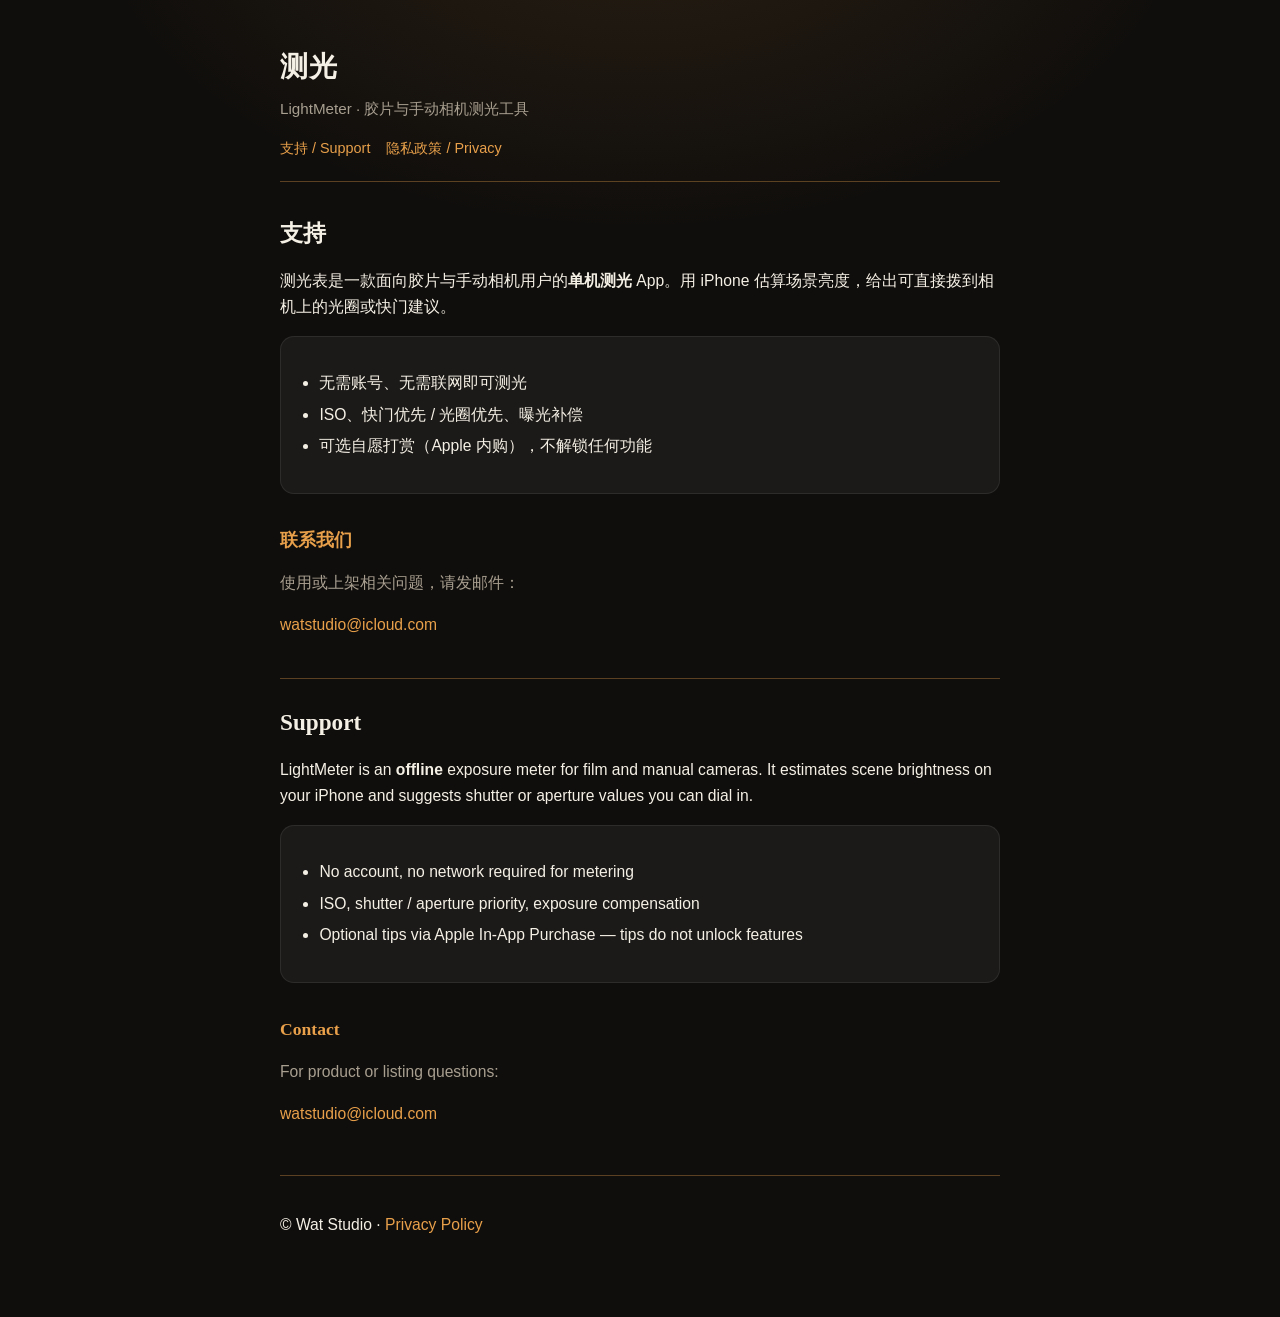
<file: docs/index.html>
<!DOCTYPE html>
<html lang="zh-Hans">
<head>
  <meta charset="utf-8" />
  <meta name="viewport" content="width=device-width, initial-scale=1" />
  <title>测光表 · Support</title>
  <meta name="description" content="Support page for LightMeter / 测光表 — offline light meter for film cameras." />
  <link rel="stylesheet" href="styles.css" />
</head>
<body>
  <div class="wrap">
    <header>
      <p class="brand">测光</p>
      <p class="tag">LightMeter · 胶片与手动相机测光工具</p>
      <nav>
        <a href="index.html">支持 / Support</a>
        <a href="privacy.html">隐私政策 / Privacy</a>
      </nav>
    </header>

    <section>
      <h1>支持</h1>
      <p>测光表是一款面向胶片与手动相机用户的<strong>单机测光</strong> App。用 iPhone 估算场景亮度，给出可直接拨到相机上的光圈或快门建议。</p>
      <div class="card">
        <ul>
          <li>无需账号、无需联网即可测光</li>
          <li>ISO、快门优先 / 光圈优先、曝光补偿</li>
          <li>可选自愿打赏（Apple 内购），不解锁任何功能</li>
        </ul>
      </div>
      <h2>联系我们</h2>
      <p class="muted">使用或上架相关问题，请发邮件：</p>
      <p><a href="mailto:watstudio@icloud.com">watstudio@icloud.com</a></p>
    </section>

    <section class="lang" lang="en">
      <h1>Support</h1>
      <p>LightMeter is an <strong>offline</strong> exposure meter for film and manual cameras. It estimates scene brightness on your iPhone and suggests shutter or aperture values you can dial in.</p>
      <div class="card">
        <ul>
          <li>No account, no network required for metering</li>
          <li>ISO, shutter / aperture priority, exposure compensation</li>
          <li>Optional tips via Apple In-App Purchase — tips do not unlock features</li>
        </ul>
      </div>
      <h2>Contact</h2>
      <p class="muted">For product or listing questions:</p>
      <p><a href="mailto:watstudio@icloud.com">watstudio@icloud.com</a></p>
    </section>

    <footer>
      <p>© Wat Studio · <a href="privacy.html">Privacy Policy</a></p>
    </footer>
  </div>
</body>
</html>
</file>
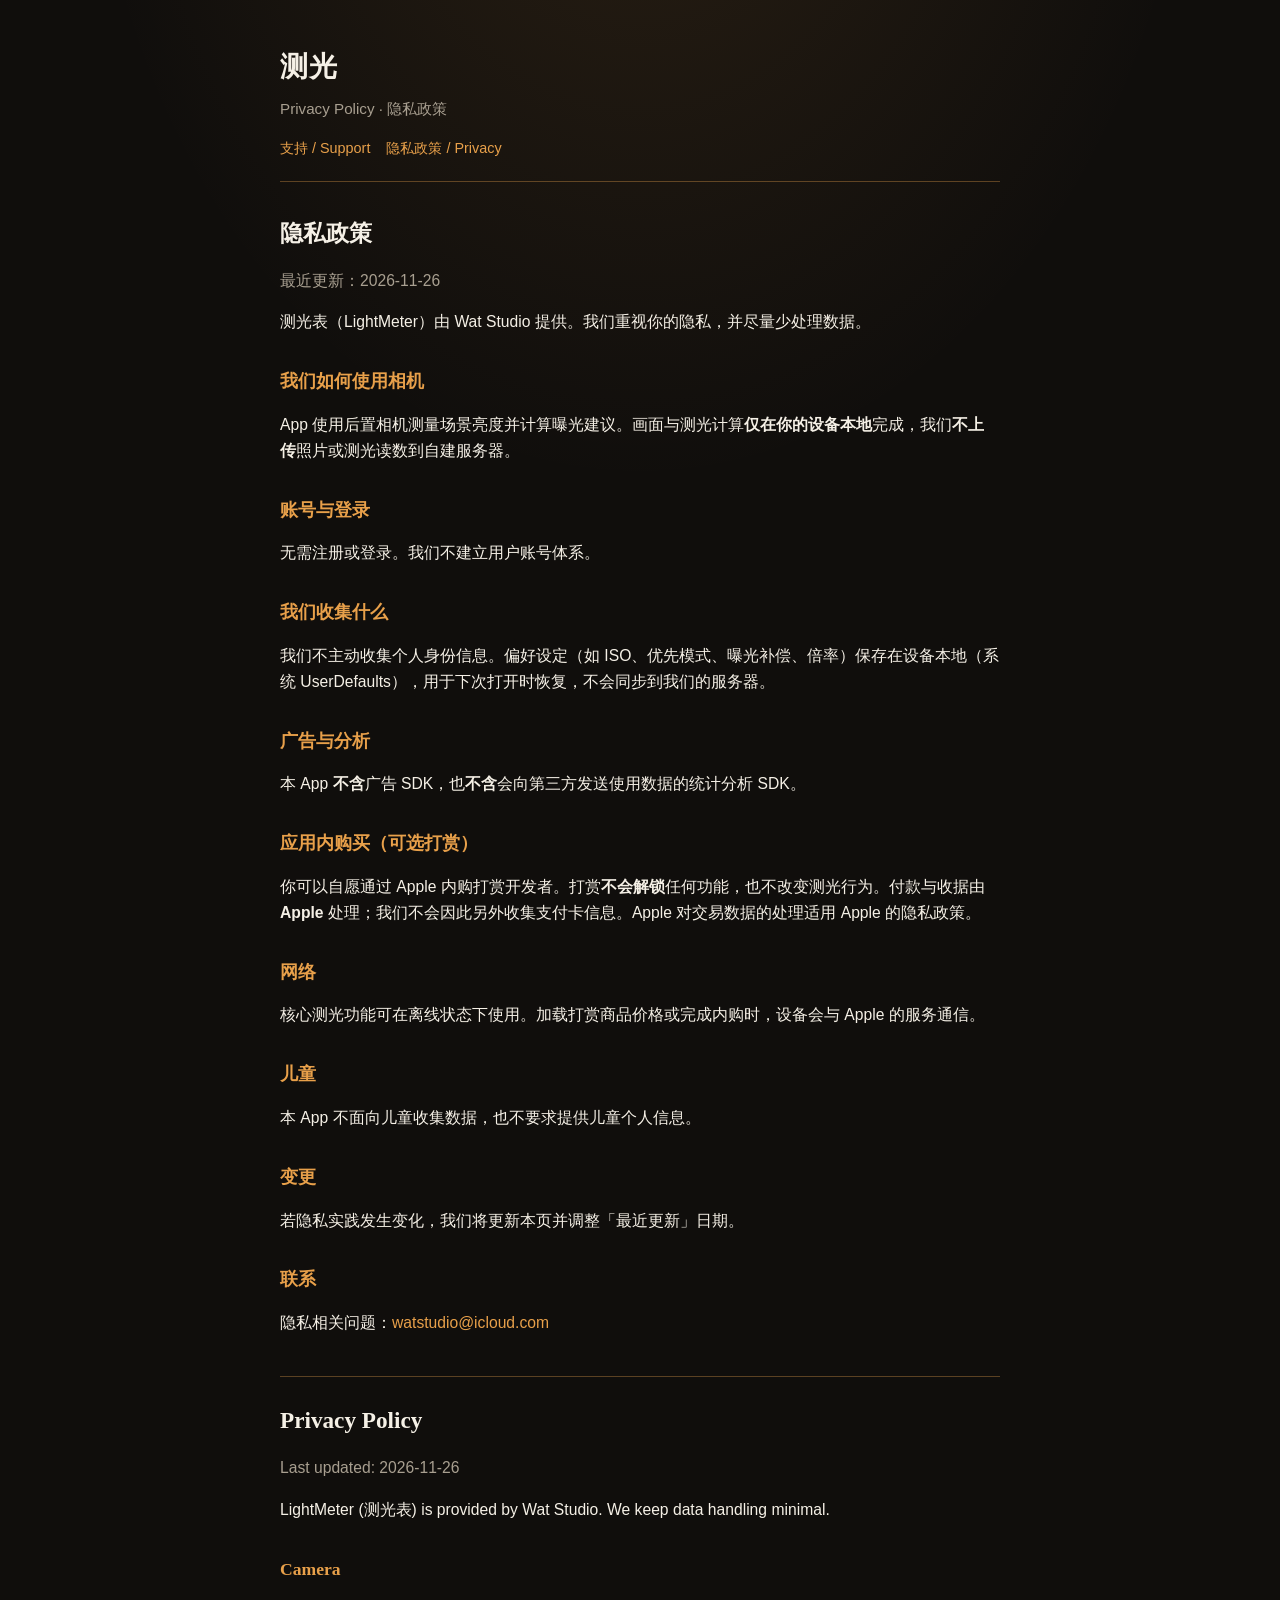
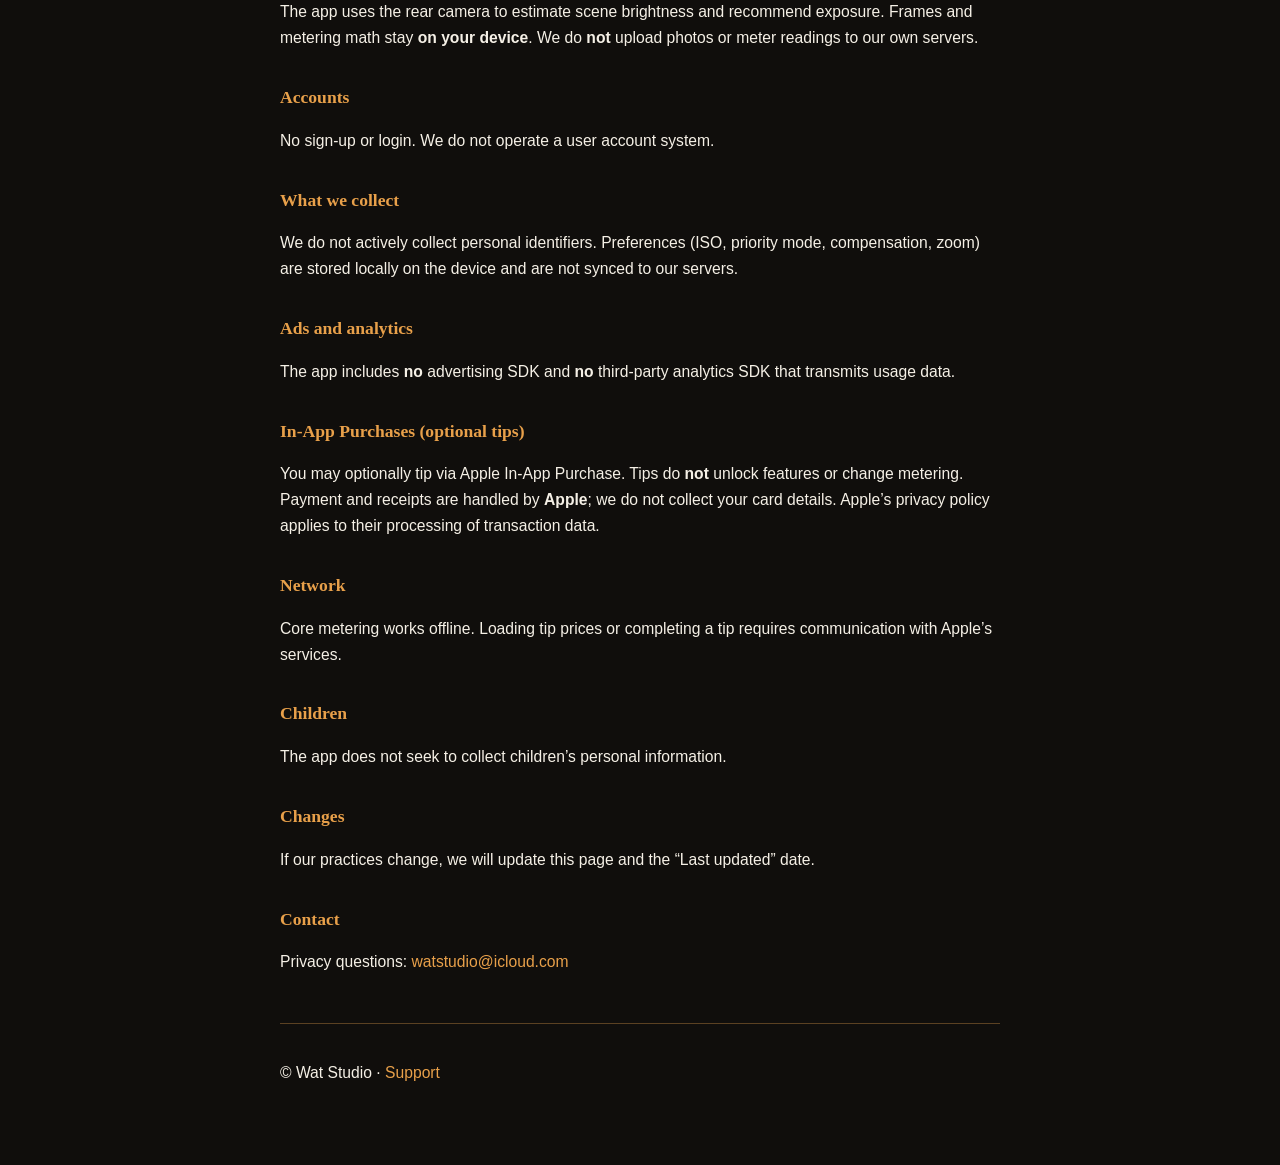
<file: docs/privacy.html>
<!DOCTYPE html>
<html lang="zh-Hans">
<head>
  <meta charset="utf-8" />
  <meta name="viewport" content="width=device-width, initial-scale=1" />
  <title>测光表 · 隐私政策</title>
  <meta name="description" content="Privacy policy for LightMeter / 测光表." />
  <link rel="stylesheet" href="styles.css" />
</head>
<body>
  <div class="wrap">
    <header>
      <p class="brand">测光</p>
      <p class="tag">Privacy Policy · 隐私政策</p>
      <nav>
        <a href="index.html">支持 / Support</a>
        <a href="privacy.html">隐私政策 / Privacy</a>
      </nav>
    </header>

    <section>
      <h1>隐私政策</h1>
      <p class="muted">最近更新：2026-11-26</p>
      <p>测光表（LightMeter）由 Wat Studio 提供。我们重视你的隐私，并尽量少处理数据。</p>

      <h2>我们如何使用相机</h2>
      <p>App 使用后置相机测量场景亮度并计算曝光建议。画面与测光计算<strong>仅在你的设备本地</strong>完成，我们<strong>不上传</strong>照片或测光读数到自建服务器。</p>

      <h2>账号与登录</h2>
      <p>无需注册或登录。我们不建立用户账号体系。</p>

      <h2>我们收集什么</h2>
      <p>我们不主动收集个人身份信息。偏好设定（如 ISO、优先模式、曝光补偿、倍率）保存在设备本地（系统 UserDefaults），用于下次打开时恢复，不会同步到我们的服务器。</p>

      <h2>广告与分析</h2>
      <p>本 App <strong>不含</strong>广告 SDK，也<strong>不含</strong>会向第三方发送使用数据的统计分析 SDK。</p>

      <h2>应用内购买（可选打赏）</h2>
      <p>你可以自愿通过 Apple 内购打赏开发者。打赏<strong>不会解锁</strong>任何功能，也不改变测光行为。付款与收据由 <strong>Apple</strong> 处理；我们不会因此另外收集支付卡信息。Apple 对交易数据的处理适用 Apple 的隐私政策。</p>

      <h2>网络</h2>
      <p>核心测光功能可在离线状态下使用。加载打赏商品价格或完成内购时，设备会与 Apple 的服务通信。</p>

      <h2>儿童</h2>
      <p>本 App 不面向儿童收集数据，也不要求提供儿童个人信息。</p>

      <h2>变更</h2>
      <p>若隐私实践发生变化，我们将更新本页并调整「最近更新」日期。</p>

      <h2>联系</h2>
      <p>隐私相关问题：<a href="mailto:watstudio@icloud.com">watstudio@icloud.com</a></p>
    </section>

    <section class="lang" lang="en">
      <h1>Privacy Policy</h1>
      <p class="muted">Last updated: 2026-11-26</p>
      <p>LightMeter (测光表) is provided by Wat Studio. We keep data handling minimal.</p>

      <h2>Camera</h2>
      <p>The app uses the rear camera to estimate scene brightness and recommend exposure. Frames and metering math stay <strong>on your device</strong>. We do <strong>not</strong> upload photos or meter readings to our own servers.</p>

      <h2>Accounts</h2>
      <p>No sign-up or login. We do not operate a user account system.</p>

      <h2>What we collect</h2>
      <p>We do not actively collect personal identifiers. Preferences (ISO, priority mode, compensation, zoom) are stored locally on the device and are not synced to our servers.</p>

      <h2>Ads and analytics</h2>
      <p>The app includes <strong>no</strong> advertising SDK and <strong>no</strong> third-party analytics SDK that transmits usage data.</p>

      <h2>In-App Purchases (optional tips)</h2>
      <p>You may optionally tip via Apple In-App Purchase. Tips do <strong>not</strong> unlock features or change metering. Payment and receipts are handled by <strong>Apple</strong>; we do not collect your card details. Apple’s privacy policy applies to their processing of transaction data.</p>

      <h2>Network</h2>
      <p>Core metering works offline. Loading tip prices or completing a tip requires communication with Apple’s services.</p>

      <h2>Children</h2>
      <p>The app does not seek to collect children’s personal information.</p>

      <h2>Changes</h2>
      <p>If our practices change, we will update this page and the “Last updated” date.</p>

      <h2>Contact</h2>
      <p>Privacy questions: <a href="mailto:watstudio@icloud.com">watstudio@icloud.com</a></p>
    </section>

    <footer>
      <p>© Wat Studio · <a href="index.html">Support</a></p>
    </footer>
  </div>
</body>
</html>
</file>
<file: docs/styles.css>
:root {
  --bg: #100e0c;
  --fg: #f5f0e6;
  --muted: #a89f90;
  --amber: #e8a04a;
  --line: rgba(232, 160, 74, 0.35);
  --card: rgba(255, 255, 255, 0.05);
}

* {
  box-sizing: border-box;
}

html {
  color-scheme: dark;
}

body {
  margin: 0;
  min-height: 100vh;
  font-family: "Songti SC", "Noto Serif SC", "Source Han Serif SC", Georgia, "Times New Roman", serif;
  background:
    radial-gradient(ellipse 80% 50% at 50% -10%, rgba(232, 160, 74, 0.12), transparent 55%),
    var(--bg);
  color: var(--fg);
  line-height: 1.65;
}

a {
  color: var(--amber);
  text-decoration: none;
}

a:hover {
  text-decoration: underline;
}

.wrap {
  width: min(720px, calc(100% - 2.5rem));
  margin: 0 auto;
  padding: 2.75rem 0 4rem;
}

header {
  margin-bottom: 2rem;
  padding-bottom: 1.25rem;
  border-bottom: 1px solid var(--line);
}

.brand {
  font-size: 1.75rem;
  font-weight: 600;
  letter-spacing: 0.04em;
  margin: 0 0 0.35rem;
}

.tag {
  margin: 0;
  font-family: -apple-system, BlinkMacSystemFont, "Segoe UI", sans-serif;
  font-size: 0.95rem;
  color: var(--muted);
}

nav {
  margin-top: 1rem;
  font-family: -apple-system, BlinkMacSystemFont, "Segoe UI", sans-serif;
  font-size: 0.9rem;
  display: flex;
  gap: 1rem;
  flex-wrap: wrap;
}

h1 {
  font-size: 1.45rem;
  font-weight: 600;
  margin: 0 0 1rem;
}

h2 {
  font-size: 1.1rem;
  font-weight: 600;
  margin: 2rem 0 0.65rem;
  color: var(--amber);
}

p,
li {
  font-family: -apple-system, BlinkMacSystemFont, "PingFang SC", "Segoe UI", sans-serif;
  font-size: 0.98rem;
  color: var(--fg);
}

.muted {
  color: var(--muted);
}

ul {
  padding-left: 1.2rem;
}

li {
  margin: 0.35rem 0;
}

.card {
  background: var(--card);
  border: 1px solid rgba(255, 255, 255, 0.08);
  border-radius: 14px;
  padding: 1.1rem 1.2rem;
  margin: 1rem 0;
}

.lang {
  margin-top: 2.5rem;
  padding-top: 1.5rem;
  border-top: 1px solid var(--line);
}

footer {
  margin-top: 3rem;
  padding-top: 1.25rem;
  border-top: 1px solid var(--line);
  font-family: -apple-system, BlinkMacSystemFont, "Segoe UI", sans-serif;
  font-size: 0.85rem;
  color: var(--muted);
}
</file>
